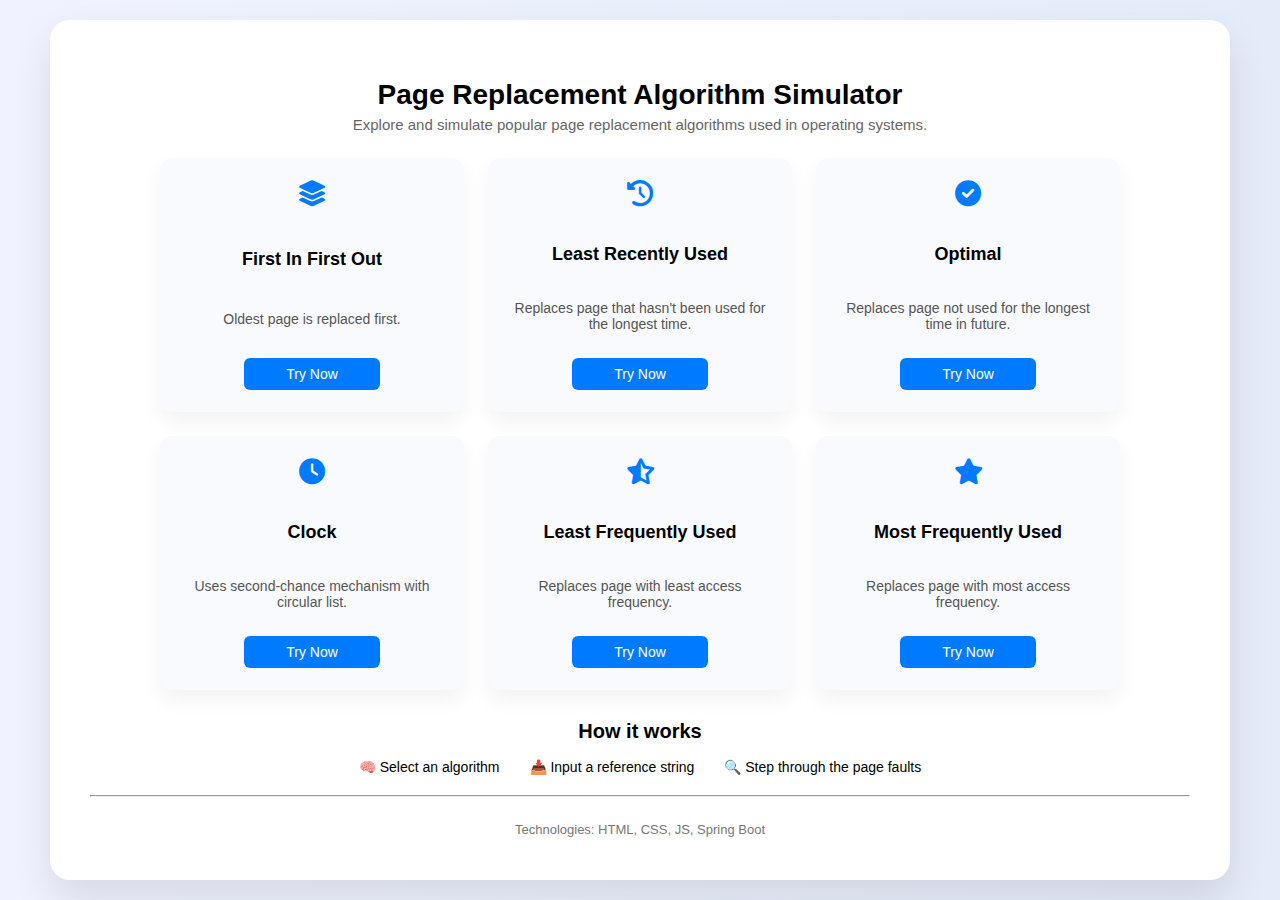
<file: os_algo/src/main/resources/static/index.html>
<!DOCTYPE html>
<html lang="en">
<head>
    <meta charset="UTF-8" />
    <title>Page Replacement Algorithm Simulator</title>
    <link rel="stylesheet" href="home.css" />
    <link href="https://cdnjs.cloudflare.com/ajax/libs/font-awesome/6.0.0-beta3/css/all.min.css" rel="stylesheet">
</head>
<body>
<div class="container">
    <h1>Page Replacement Algorithm Simulator</h1>
    <p class="subtitle">Explore and simulate popular page replacement algorithms used in operating systems.</p>

    <div class="card-grid">
        <div class="card">
            <i class="fas fa-layer-group"></i>
            <h3>First In First Out</h3>
            <p>Oldest page is replaced first.</p>
            <a href="fifo.html">Try Now</a>
        </div>
        <div class="card">
            <i class="fas fa-history"></i>
            <h3>Least Recently Used</h3>
            <p>Replaces page that hasn't been used for the longest time.</p>
            <a href="lru.html">Try Now</a>
        </div>
        <div class="card">
            <i class="fas fa-check-circle"></i>
            <h3>Optimal</h3>
            <p>Replaces page not used for the longest time in future.</p>
            <a href="optimal.html">Try Now</a>
        </div>
        <div class="card">
            <i class="fas fa-clock"></i>
            <h3>Clock</h3>
            <p>Uses second-chance mechanism with circular list.</p>
            <a href="clock.html">Try Now</a>
        </div>
        <div class="card">
            <i class="fas fa-star-half-alt"></i>
            <h3>Least Frequently Used</h3>
            <p>Replaces page with least access frequency.</p>
            <a href="lfu.html">Try Now</a>
        </div>
        <div class="card">
            <i class="fas fa-star"></i>
            <h3>Most Frequently Used</h3>
            <p>Replaces page with most access frequency.</p>
            <a href="mfu.html">Try Now</a>
        </div>
    </div>

    <div class="how-it-works">
        <h2>How it works</h2>
        <ul>
            <li>🧠 Select an algorithm</li>
            <li>📥 Input a reference string</li>
            <li>🔍 Step through the page faults</li>
        </ul>
    </div>

    <hr />

    <div class="footer">
        <p>Technologies: HTML, CSS, JS, Spring Boot</p>
    </div>
</div>
</body>
</html>
</file>
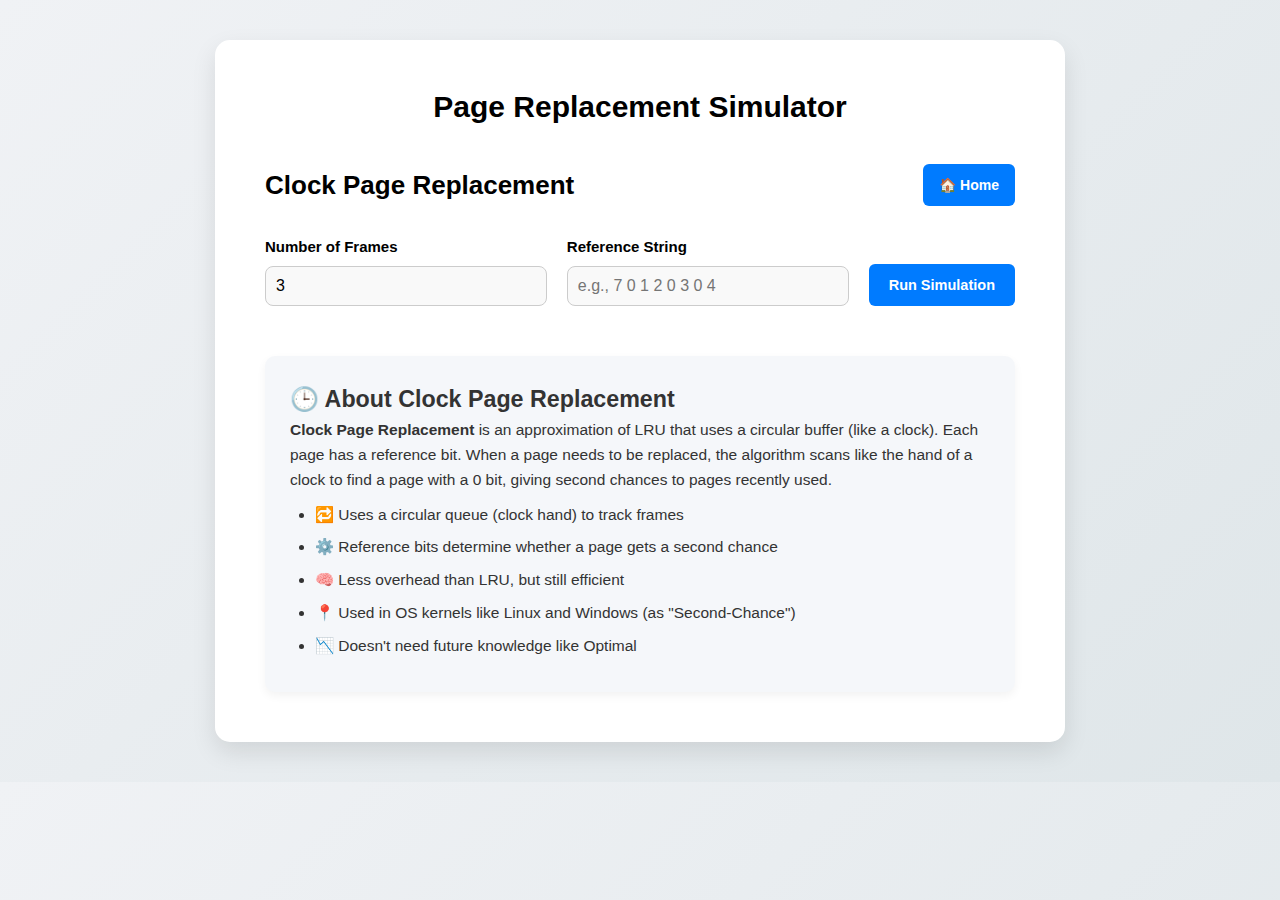
<file: os_algo/src/main/resources/static/clock.html>
<!DOCTYPE html>
<html lang="en">
<head>
    <meta charset="UTF-8">
    <title>Clock Page Replacement Simulator</title>
    <link rel="stylesheet" href="fifo.css">
</head>
<body>
<div class="container">
    <h1>Page Replacement Simulator</h1>
    <div class="header-flex">
        <h1>Clock Page Replacement </h1>
        <a href="index.html">
            <button class="home-btn">🏠 Home</button>
        </a>
    </div>
    <div class="input-row">
        <div class="input-group">
            <label for="frameSizeInput">Number of Frames</label>
            <input type="number" id="frameSizeInput" value="3" min="1" required/>
        </div>

        <div class="input-group">
            <label for="pagesInput">Reference String</label>
            <input type="text" id="pagesInput" placeholder="e.g., 7 0 1 2 0 3 0 4">
        </div>

        <div class="input-group">
            <label>&nbsp;</label>
            <button onclick="runclock()">Run Simulation</button>
        </div>
    </div>

    <div id="resultSection"></div>

    <div class="about-section">
        <h2>🕒 About Clock Page Replacement</h2>
        <p>
            <strong>Clock Page Replacement</strong> is an approximation of LRU that uses a circular buffer (like a clock). Each page has a reference bit.
            When a page needs to be replaced, the algorithm scans like the hand of a clock to find a page with a 0 bit, giving second chances to pages recently used.
        </p>
        <ul>
            <li>🔁 Uses a circular queue (clock hand) to track frames</li>
            <li>⚙️ Reference bits determine whether a page gets a second chance</li>
            <li>🧠 Less overhead than LRU, but still efficient</li>
            <li>📍 Used in OS kernels like Linux and Windows (as "Second-Chance")</li>
            <li>📉 Doesn't need future knowledge like Optimal</li>
        </ul>

    </div>
</div>

<script src="clock.js"></script>
</body>
</html>
</file>
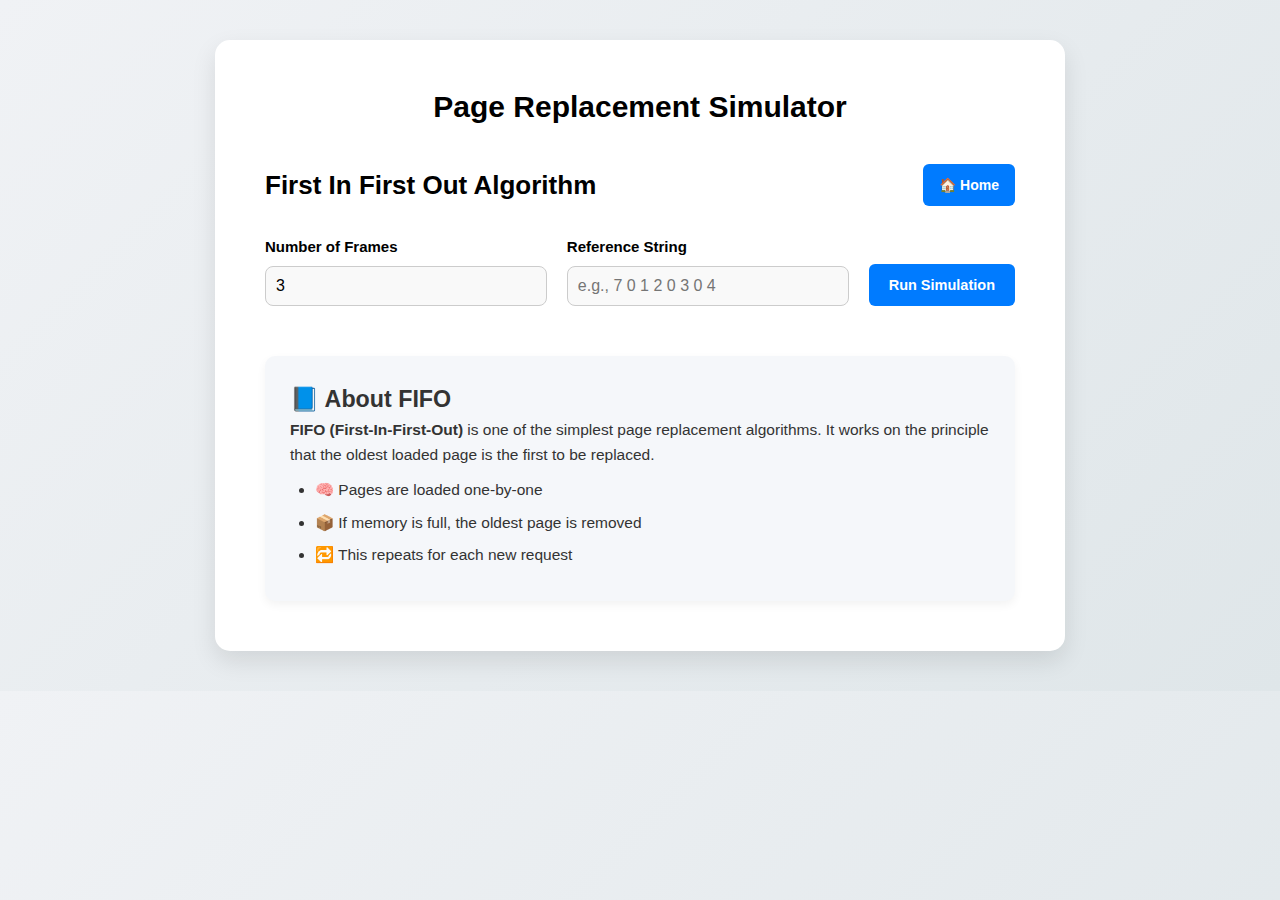
<file: os_algo/src/main/resources/static/fifo.html>
﻿<!DOCTYPE html>
<html lang="en">
<head>
    <meta charset="UTF-8">
    <title>Page Replacement Simulator</title>
    <link rel="stylesheet" href="fifo.css">
</head>
<body>

<!-- Header Bar -->


<div class="container">
    <h1>Page Replacement Simulator</h1>
    <div class="header-flex">
        <h1>First In First Out Algorithm </h1>
        <a href="index.html">
            <button class="home-btn">🏠 Home</button>
        </a>
    </div>


    <div class="input-row">
        <div class="input-group">
            <label for="frameSizeInput">Number of Frames</label>
            <input type="number" id="frameSizeInput" value="3" min="1">
        </div>

        <div class="input-group">
            <label for="pagesInput">Reference String</label>
            <input type="text" id="pagesInput" placeholder="e.g., 7 0 1 2 0 3 0 4">
        </div>

        <div class="input-group">
            <label>&nbsp;</label>
            <button onclick="runFIFO()">Run Simulation</button>
        </div>
    </div>

    <div id="resultSection"></div>

    <div class="about-section">
        <h2>📘 About FIFO</h2>
        <p>
            <strong>FIFO (First-In-First-Out)</strong> is one of the simplest page replacement algorithms. It works on the principle that the oldest loaded page is the first to be replaced.
        </p>
        <ul>
            <li>🧠 Pages are loaded one-by-one</li>
            <li>📦 If memory is full, the oldest page is removed</li>
            <li>🔁 This repeats for each new request</li>
        </ul>
    </div>
</div>

<script src="fifo.js"></script>
</body>
</html>
</file>
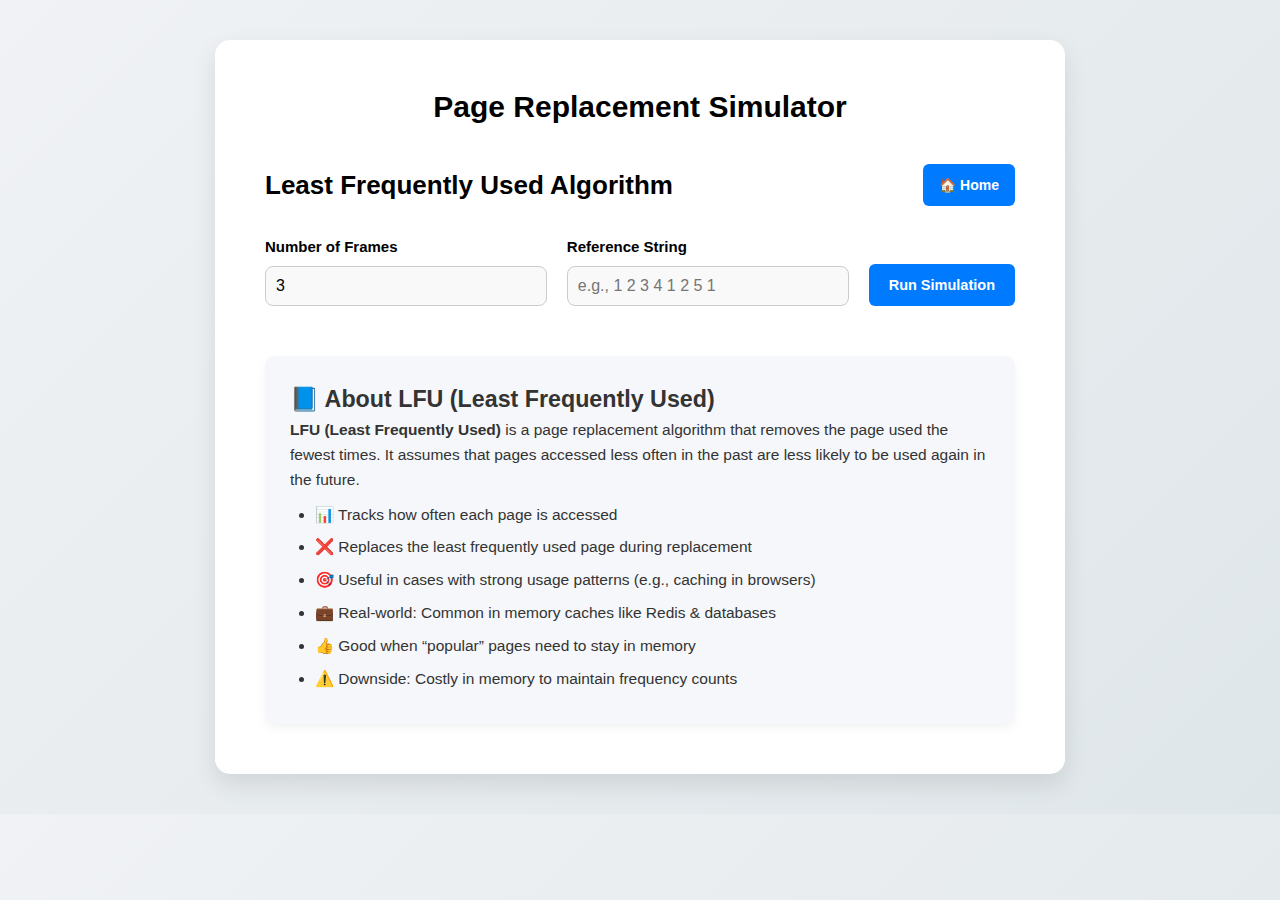
<file: os_algo/src/main/resources/static/lfu.html>
<!DOCTYPE html>
<html lang="en">
<head>
    <meta charset="UTF-8">
    <title>Page Replacement Simulator</title>
    <link rel="stylesheet" href="fifo.css">
</head>
<body>
<div class="container">
    <h1>Page Replacement Simulator</h1>
    <div class="header-flex">
        <h1>Least Frequently Used  Algorithm</h1>
        <a href="index.html">
            <button class="home-btn">🏠 Home</button>
        </a>
    </div>
    <div class="input-row">
        <div class="input-group">
            <label for="frameSizeInput">Number of Frames</label>
            <input type="number" id="frameSizeInput" value="3" min="1">
        </div>

        <div class="input-group">
            <label for="pagesInput">Reference String</label>
            <input type="text" id="pagesInput" placeholder="e.g., 1 2 3 4 1 2 5 1">
        </div>

        <div class="input-group">
            <label>&nbsp;</label>
            <button onclick="runlfu()">Run Simulation</button>
        </div>
    </div>

    <div id="resultSection"></div>

    <div class="about-section">
        <h2>📘 About LFU (Least Frequently Used)</h2>
        <p>
            <strong>LFU (Least Frequently Used)</strong> is a page replacement algorithm that removes the page used the fewest times.
            It assumes that pages accessed less often in the past are less likely to be used again in the future.
        </p>
        <ul>
            <li>📊 Tracks how often each page is accessed</li>
            <li>❌ Replaces the least frequently used page during replacement</li>
            <li>🎯 Useful in cases with strong usage patterns (e.g., caching in browsers)</li>
            <li>💼 Real-world: Common in memory caches like Redis & databases</li>
            <li>👍 Good when “popular” pages need to stay in memory</li>
            <li>⚠️ Downside: Costly in memory to maintain frequency counts</li>
        </ul>

    </div>
</div>

<script src="lfu.js"></script>
</body>
</html>
</file>
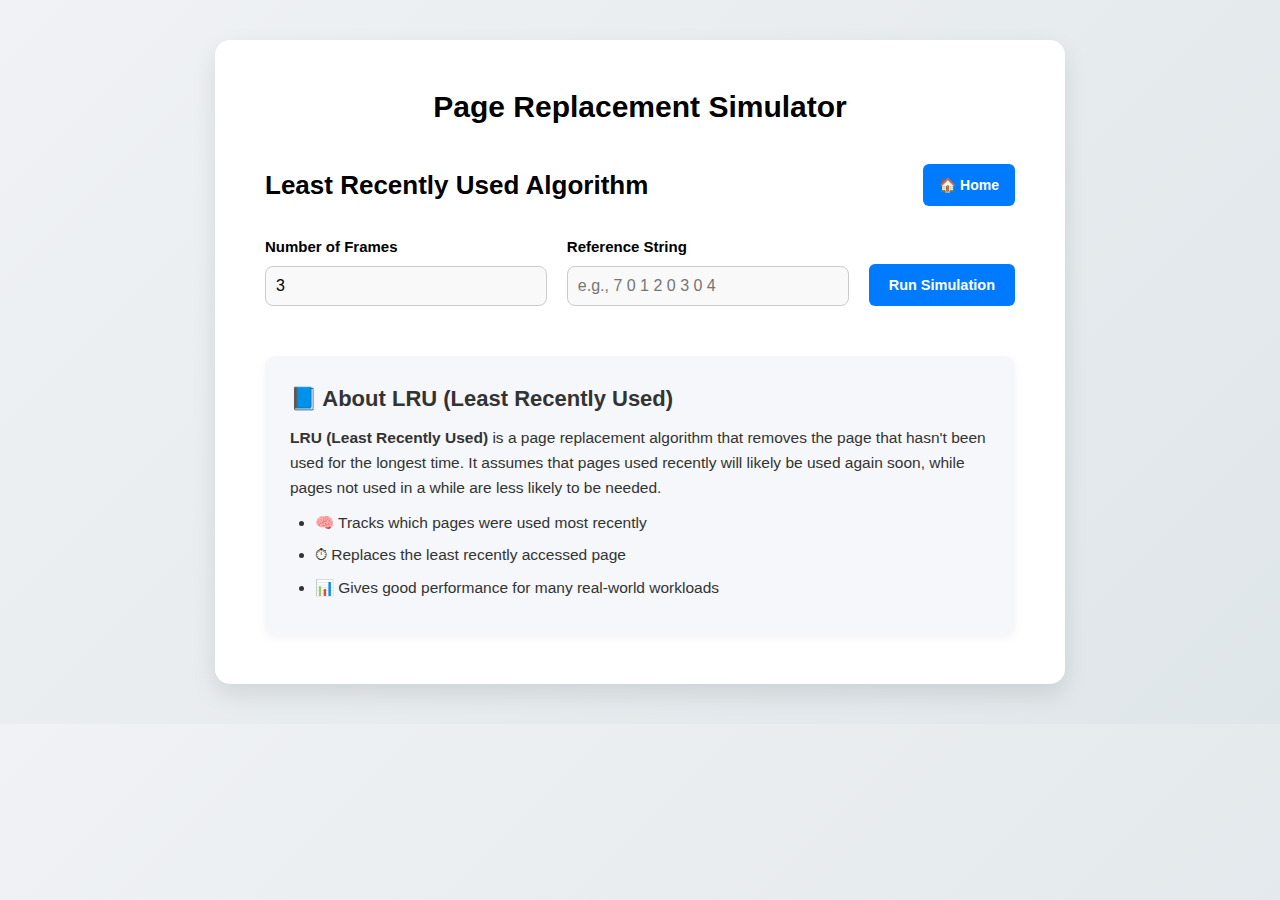
<file: os_algo/src/main/resources/static/lru.html>
<!DOCTYPE html>
<html lang="en">
<head>
    <meta charset="UTF-8">
    <title>Page Replacement Simulator</title>
    <link rel="stylesheet" href="optimal.css">
</head>
<body>
<div class="container">
    <h1>Page Replacement Simulator</h1>
    <div class="header-flex">
        <h1>Least Recently Used  Algorithm</h1>
        <a href="index.html">
            <button class="home-btn">🏠 Home</button>
        </a>
    </div>
    <div class="input-row">
        <div class="input-group">
            <label for="frameSizeInput">Number of Frames</label>
            <input type="number" id="frameSizeInput" value="3" min="1">
        </div>

        <div class="input-group">
            <label for="pagesInput">Reference String</label>
            <input type="text" id="pagesInput" placeholder="e.g., 7 0 1 2 0 3 0 4">
        </div>

        <div class="input-group">
            <label>&nbsp;</label>
            <button onclick="runlru()">Run Simulation</button>
        </div>
    </div>
    <div id="resultSection"></div>
    <div class="about-section">
        <h2>📘 About LRU (Least Recently Used)</h2>
        <p>
            <strong>LRU (Least Recently Used)</strong> is a page replacement algorithm that removes the page that hasn't been used for the longest time.
            It assumes that pages used recently will likely be used again soon, while pages not used in a while are less likely to be needed.
        </p>
        <ul>
            <li>🧠 Tracks which pages were used most recently</li>
            <li>⏱ Replaces the least recently accessed page</li>
            <li>📊 Gives good performance for many real-world workloads</li>
        </ul>

    </div>



    <script src="lru.js"></script>
</body>
</html>
</file>
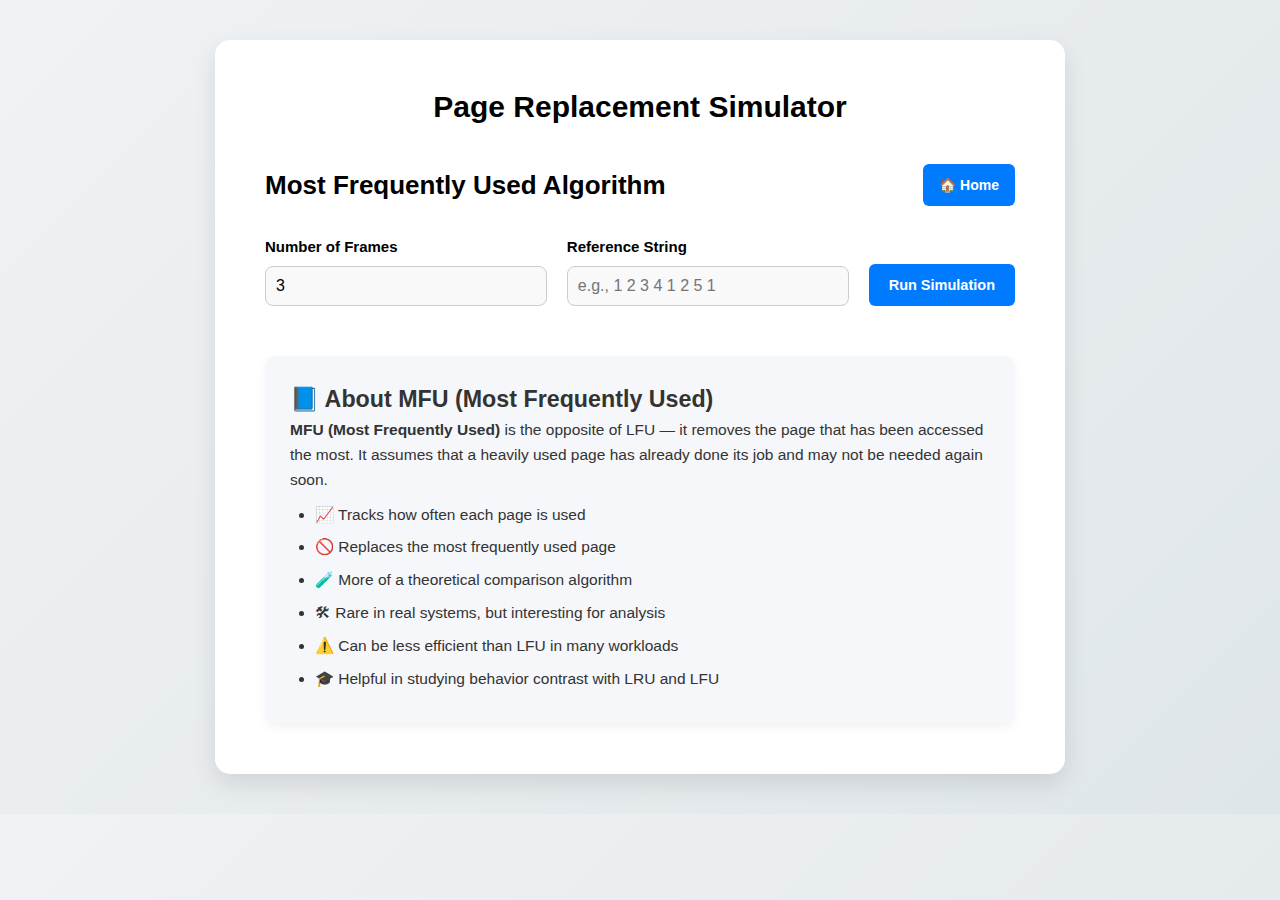
<file: os_algo/src/main/resources/static/mfu.html>
<!DOCTYPE html>
<html lang="en">
<head>
    <meta charset="UTF-8">
    <title>Page Replacement Simulator</title>
    <link rel="stylesheet" href="fifo.css">
</head>
<body>
<div class="container">
    <h1>Page Replacement Simulator</h1>
    <div class="header-flex">
        <h1>Most Frequently Used Algorithm </h1>
        <a href="index.html">
            <button class="home-btn">🏠 Home</button>
        </a>
    </div>

    <div class="input-row">
        <div class="input-group">
            <label for="frameSizeInput">Number of Frames</label>
            <input type="number" id="frameSizeInput" value="3" min="1">
        </div>

        <div class="input-group">
            <label for="pagesInput">Reference String</label>
            <input type="text" id="pagesInput" placeholder="e.g., 1 2 3 4 1 2 5 1">
        </div>

        <div class="input-group">
            <label>&nbsp;</label>
            <button onclick="runmfu()">Run Simulation</button>
        </div>
    </div>

    <div id="resultSection"></div>

    <div class="about-section">
        <h2>📘 About MFU (Most Frequently Used)</h2>
        <p>
            <strong>MFU (Most Frequently Used)</strong> is the opposite of LFU — it removes the page that has been accessed the most.
            It assumes that a heavily used page has already done its job and may not be needed again soon.
        </p>
        <ul>
            <li>📈 Tracks how often each page is used</li>
            <li>🚫 Replaces the most frequently used page</li>
            <li>🧪 More of a theoretical comparison algorithm</li>
            <li>🛠 Rare in real systems, but interesting for analysis</li>
            <li>⚠️ Can be less efficient than LFU in many workloads</li>
            <li>🎓 Helpful in studying behavior contrast with LRU and LFU</li>
        </ul>

    </div>
</div>

<script src="mfu.js"></script>
</body>
</html>
</file>
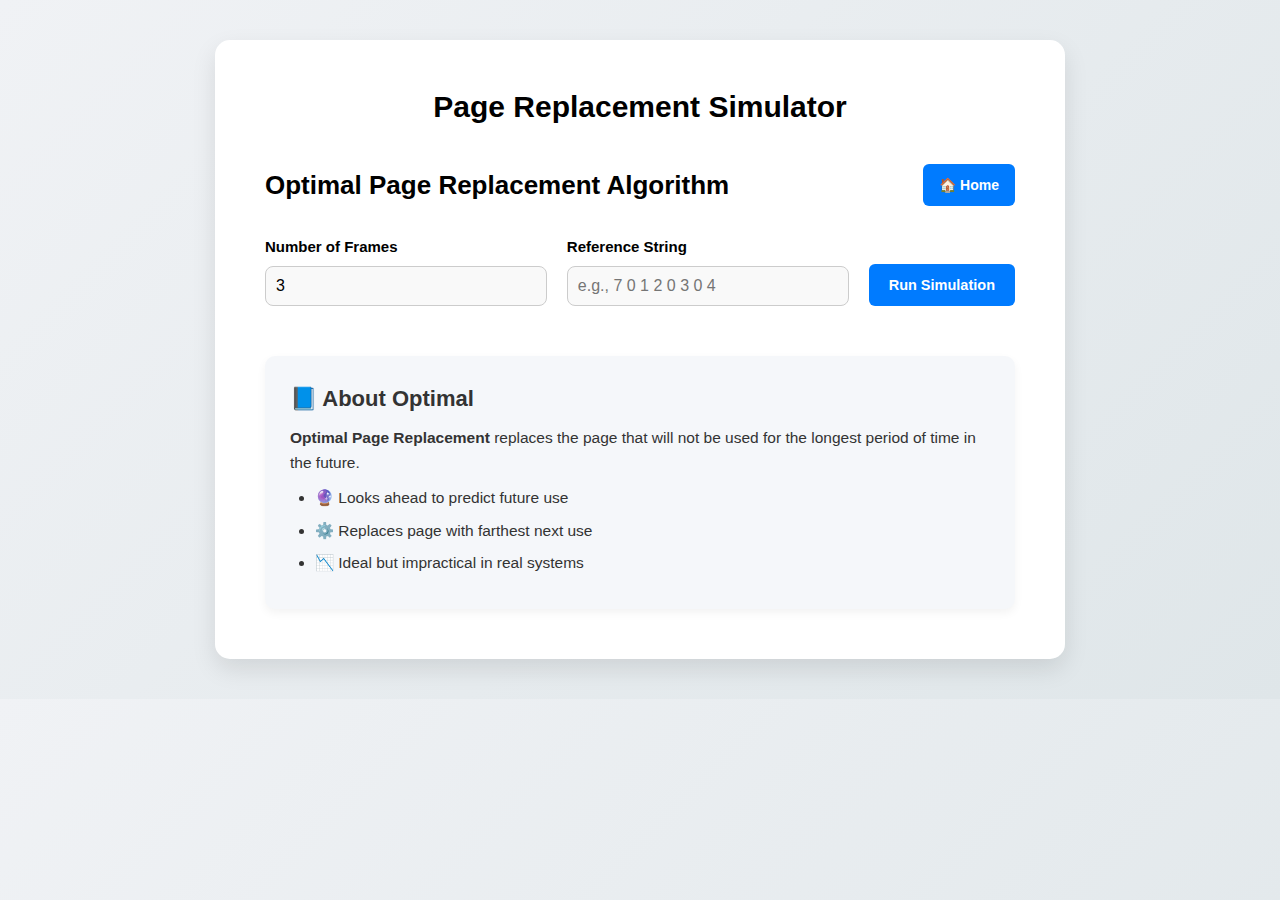
<file: os_algo/src/main/resources/static/optimal.html>
<!DOCTYPE html>
<html lang="en">
<head>
    <meta charset="UTF-8">
    <title> Page Replacement Simulator</title>
    <link rel="stylesheet" href="optimal.css">
</head>
<body>
<div class="container">
    <h1>Page Replacement Simulator</h1>
    <div class="header-flex">
        <h1>Optimal Page Replacement Algorithm</h1>
        <a href="index.html">
            <button class="home-btn">🏠 Home</button>
        </a>
    </div>
    <div class="input-row">
        <div class="input-group">
            <label for="frameSizeInput">Number of Frames</label>
            <input type="number" id="frameSizeInput" value="3" min="1">
        </div>

        <div class="input-group">
            <label for="pagesInput">Reference String</label>
            <input type="text" id="pagesInput" placeholder="e.g., 7 0 1 2 0 3 0 4">
        </div>

        <div class="input-group">
            <label>&nbsp;</label>
            <button onclick="runOptimal()">Run Simulation</button>
        </div>
    </div>

    <div id="resultSection"></div>

    <div class="about-section">
        <h2>📘 About Optimal</h2>
        <p>
            <strong>Optimal Page Replacement</strong> replaces the page that will not be used for the longest period of time in the future.
        </p>
        <ul>
            <li>🔮 Looks ahead to predict future use</li>
            <li>⚙️ Replaces page with farthest next use</li>
            <li>📉 Ideal but impractical in real systems</li>
        </ul>

    </div>
</div>

<script src="optimal.js"></script>
</body>
</html>
</file>
<file: os_algo/src/main/resources/static/home.css>
body {
    font-family: 'Segoe UI', sans-serif;
    margin: 0;
    background: linear-gradient(to right, #f0f3ff, #e4ebf9);
    display: flex;
    justify-content: center;
    align-items: center;
    min-height: 100vh;
    overflow: auto;
}

.container {
    background-color: white;
    padding: 40px 40px 30px;
    border-radius: 20px;
    max-width: 1100px;
    width: 95%;
    box-shadow: 0 20px 40px rgba(0,0,0,0.1);
    text-align: center;
}

.container h1 {
    font-size: 28px;
    margin-bottom: 10px;
}

.subtitle {
    color: #666;
    margin-top: -5px;
    margin-bottom: 25px;
    font-size: 15px;
}

.card-grid {
    display: flex;
    flex-wrap: wrap;
    justify-content: center;
    gap: 24px;
    margin-bottom: 30px;
}

.card {
    background: #f9fafe;
    border-radius: 12px;
    padding: 22px;
    box-shadow: 0 10px 20px rgba(0, 0, 0, 0.05);
    transition: all 0.3s ease;
    width: 260px;
    display: flex;
    flex-direction: column;
    justify-content: space-between;
    height: 210px;
}

.card:hover {
    transform: translateY(-5px);
    box-shadow: 0 12px 25px rgba(0, 0, 0, 0.08);
}

.card i {
    font-size: 26px;
    color: #007bff;
    margin-bottom: 12px;
}

.card h3 {
    margin: 10px 0 6px;
    font-size: 18px;
}

.card p {
    color: #555;
    font-size: 14px;
    margin-bottom: 10px;
}

.card a {
    text-decoration: none;
    background-color: #007bff;
    color: white;
    padding: 8px 18px;
    border-radius: 6px;
    display: inline-block;
    transition: background-color 0.3s;
    min-width: 100px;
    text-align: center;
    margin: 0 auto;
    font-size: 14px;
}

.card a:hover {
    background-color: #0056b3;
}

.how-it-works {
    margin-top: 30px;
    margin-bottom: 20px;
    text-align: center;
}

.how-it-works h2 {
    font-size: 20px;
    margin-bottom: 16px;
}

.how-it-works ul {
    display: flex;
    justify-content: center;
    gap: 30px;
    list-style: none;
    padding: 0;
    margin: 0 auto;
    max-width: 800px;
    flex-wrap: wrap;
}

.how-it-works ul li {
    font-size: 14px;
    display: flex;
    align-items: center;
    gap: 10px;
    white-space: nowrap;
}

.footer {
    margin-top: 25px;
    font-size: 13px;
    color: #777;
}

@media (max-width: 768px) {
    .card {
        width: 90%;
        height: auto;
    }
    .card-grid {
        gap: 16px;
    }
    .how-it-works ul {
        align-items: center;
        text-align: center;
    }
}
</file>
<file: os_algo/src/main/resources/static/optimal.css>
* {
  box-sizing: border-box;
  margin: 0;
  padding: 0;
}

body {
  font-family: 'Segoe UI', sans-serif;
  background: linear-gradient(135deg, #f0f2f5, #dfe6e9);
  padding: 40px;
  display: flex;
  justify-content: center;
}

.container {
  width: 100%;
  max-width: 850px;
  background: #fff;
  padding: 50px;
  border-radius: 15px;
  box-shadow: 0 10px 25px rgba(0, 0, 0, 0.1);
}

h1 {
  text-align: center;
  font-size: 30px;
  margin-bottom: 40px;
  font-weight: 700;
}

.input-row {
  display: grid;
  grid-template-columns: 1fr 1fr auto;
  gap: 20px;
  margin-bottom: 35px;
  align-items: end;
}

.input-group {
  display: flex;
  flex-direction: column;
  gap: 6px;
}

.input-group label {
  font-weight: 600;
  font-size: 15px;
  margin-bottom: 5px;
}

input, select {
  padding: 10px;
  font-size: 16px;
  border: 1px solid #ccc;
  border-radius: 8px;
  background-color: #f9f9f9;
  transition: all 0.2s ease;
}

input:focus, select:focus {
  border-color: #007bff;
  background-color: #fff;
  outline: none;
}

button {
  padding: 10px 20px;
  font-size: 14.5px;
  font-weight: 600;
  background: #007bff;
  color: white;
  border: none;
  border-radius: 6px;
  cursor: pointer;
  transition: 0.2s ease-in-out;
  align-self: start;
  height: 42px;
  white-space: nowrap;
}

button:hover {
  background: #0056b3;
}

table {
  width: 100%;
  border-collapse: collapse;
  margin-top: 30px;
}

th, td {
  padding: 10px;
  border: 2px solid black;
  text-align: center;
}

tr.hit, tr.fault {
  background-color: white;
}

@keyframes fadeInStep {
  from {
    opacity: 0;
    transform: translateY(10px);
  }
  to {
    opacity: 1;
    transform: translateY(0);
  }
}

.animated-step {
  opacity: 0;
  animation: fadeInStep 0.8s ease forwards;
}

.about-section {
  margin-top: 50px;
  padding: 25px;
  background-color: #f5f7fa;
  border-radius: 10px;
  font-size: 15.5px;
  color: #333;
  box-shadow: 0 4px 10px rgba(0,0,0,0.05);
  line-height: 1.6;
}

.about-section h2 {
  font-size: 22px;
  margin-bottom: 10px;
  display: flex;
  align-items: center;
  gap: 8px;
}

.about-section ul {
  margin-top: 10px;
  padding-left: 25px;
}

.about-section li {
  margin-bottom: 8px;
  list-style-type: disc;
}

.about-section img {
  margin-top: 15px;
  max-width: 300px;
  border-radius: 8px;
  border: 1px solid #ccc;
}

#resultSection p {
  margin-top: 12px;
  font-size: 16px;
  line-height: 1.5;
}

table + p {
  margin-top: 16px;
}
.header-flex {
  display: flex;
  justify-content: space-between;
  align-items: center;
  margin-bottom: 30px;
}

.header-flex h1 {
  font-size: 26px;
  font-weight: 700;
  margin: 0;
}


.home-btn {
  padding: 8px 16px;
  font-size: 14px;
  font-weight: 600;
  background-color: #007bff;
  color: white;
  border: none;
  border-radius: 6px;
  cursor: pointer;
  transition: background 0.2s ease-in-out;
}

.home-btn:hover {
  background-color: #0056b3;
}
</file>
<file: os_algo/src/main/resources/static/fifo.css>
/* GLOBAL RESET */
* {
  box-sizing: border-box;
  margin: 0;
  padding: 0;
}

body {
  font-family: 'Segoe UI', sans-serif;
  background: linear-gradient(135deg, #f0f2f5, #dfe6e9);
  padding: 40px;
  display: flex;
  justify-content: center;
}

.container {
  width: 100%;
  max-width: 850px;
  background: #fff;
  padding: 50px;
  border-radius: 15px;
  box-shadow: 0 10px 25px rgba(0, 0, 0, 0.1);
}

h1 {
  text-align: center;
  font-size: 30px;
  margin-bottom: 40px;
  font-weight: 700;
}

/* INPUT GRID */
.input-row {
  display: grid;
  grid-template-columns: 1fr 1fr auto; /* two inputs + one button */
  gap: 20px;
  margin-bottom: 35px;
  align-items: end;
}

/* INPUT GROUP */
.input-group {
  display: flex;
  flex-direction: column;
  gap: 6px;
}

.input-group label {
  font-weight: 600;
  font-size: 15px;
  margin-bottom: 5px;
}

/* INPUTS */
input, select {
  padding: 10px;
  font-size: 16px;
  border: 1px solid #ccc;
  border-radius: 8px;
  background-color: #f9f9f9;
  transition: all 0.2s ease;
}

input:focus, select:focus {
  border-color: #007bff;
  background-color: #fff;
  outline: none;
}

/* BUTTON */
button {
  padding: 10px 20px;
  font-size: 14.5px;
  font-weight: 600;
  background: #007bff;
  color: white;
  border: none;
  border-radius: 6px;
  cursor: pointer;
  transition: 0.2s ease-in-out;
  align-self: start;
  height: 42px;
  white-space: nowrap;
}

button:hover {
  background: #0056b3;
}

/* RESULT TABLE */
table {
  width: 100%;
  border-collapse: collapse;
  margin-top: 30px;
}

th, td {
  padding: 10px;
  border: 2px solid black;
  text-align: center;
}

tr.hit, tr.fault {
  background-color: white;
}

/* STEP ANIMATION */
@keyframes fadeInStep {
  from {
    opacity: 0;
    transform: translateY(10px);
  }
  to {
    opacity: 1;
    transform: translateY(0);
  }
}

.animated-step {
  opacity: 0;
  animation: fadeInStep 0.8s ease forwards;
}

/* ABOUT SECTION */
.about-section {
  margin-top: 50px;
  padding: 25px;
  background-color: #f5f7fa;
  border-radius: 10px;
  font-size: 15.5px;
  color: #333;
  box-shadow: 0 4px 10px rgba(0,0,0,0.05);
  line-height: 1.6;
}

.about-section h3 {
  font-size: 22px;
  margin-bottom: 10px;
  display: flex;
  align-items: center;
  gap: 8px;
}

.about-section ul {
  margin-top: 10px;
  padding-left: 25px;
}

.about-section li {
  margin-bottom: 8px;
  list-style-type: disc;
}

.about-section img {
  margin-top: 15px;
  max-width: 300px;
  border-radius: 8px;
  border: 1px solid #ccc;
}

#resultSection p {
  margin-top: 12px;
  font-size: 16px;
  line-height: 1.5;
}

table + p {
  margin-top: 16px;
}

/* FIXED HEADER STYLE TO ALIGN TITLE + BUTTON SIDE BY SIDE */
.header-flex {
  display: flex;
  justify-content: space-between;
  align-items: center;
  margin-bottom: 30px;
}

.header-flex h1 {
  font-size: 26px;
  font-weight: 700;
  margin: 0;
}


.home-btn {
  padding: 8px 16px;
  font-size: 14px;
  font-weight: 600;
  background-color: #007bff;
  color: white;
  border: none;
  border-radius: 6px;
  cursor: pointer;
  transition: background 0.2s ease-in-out;
}

.home-btn:hover {
  background-color: #0056b3;
}
</file>
